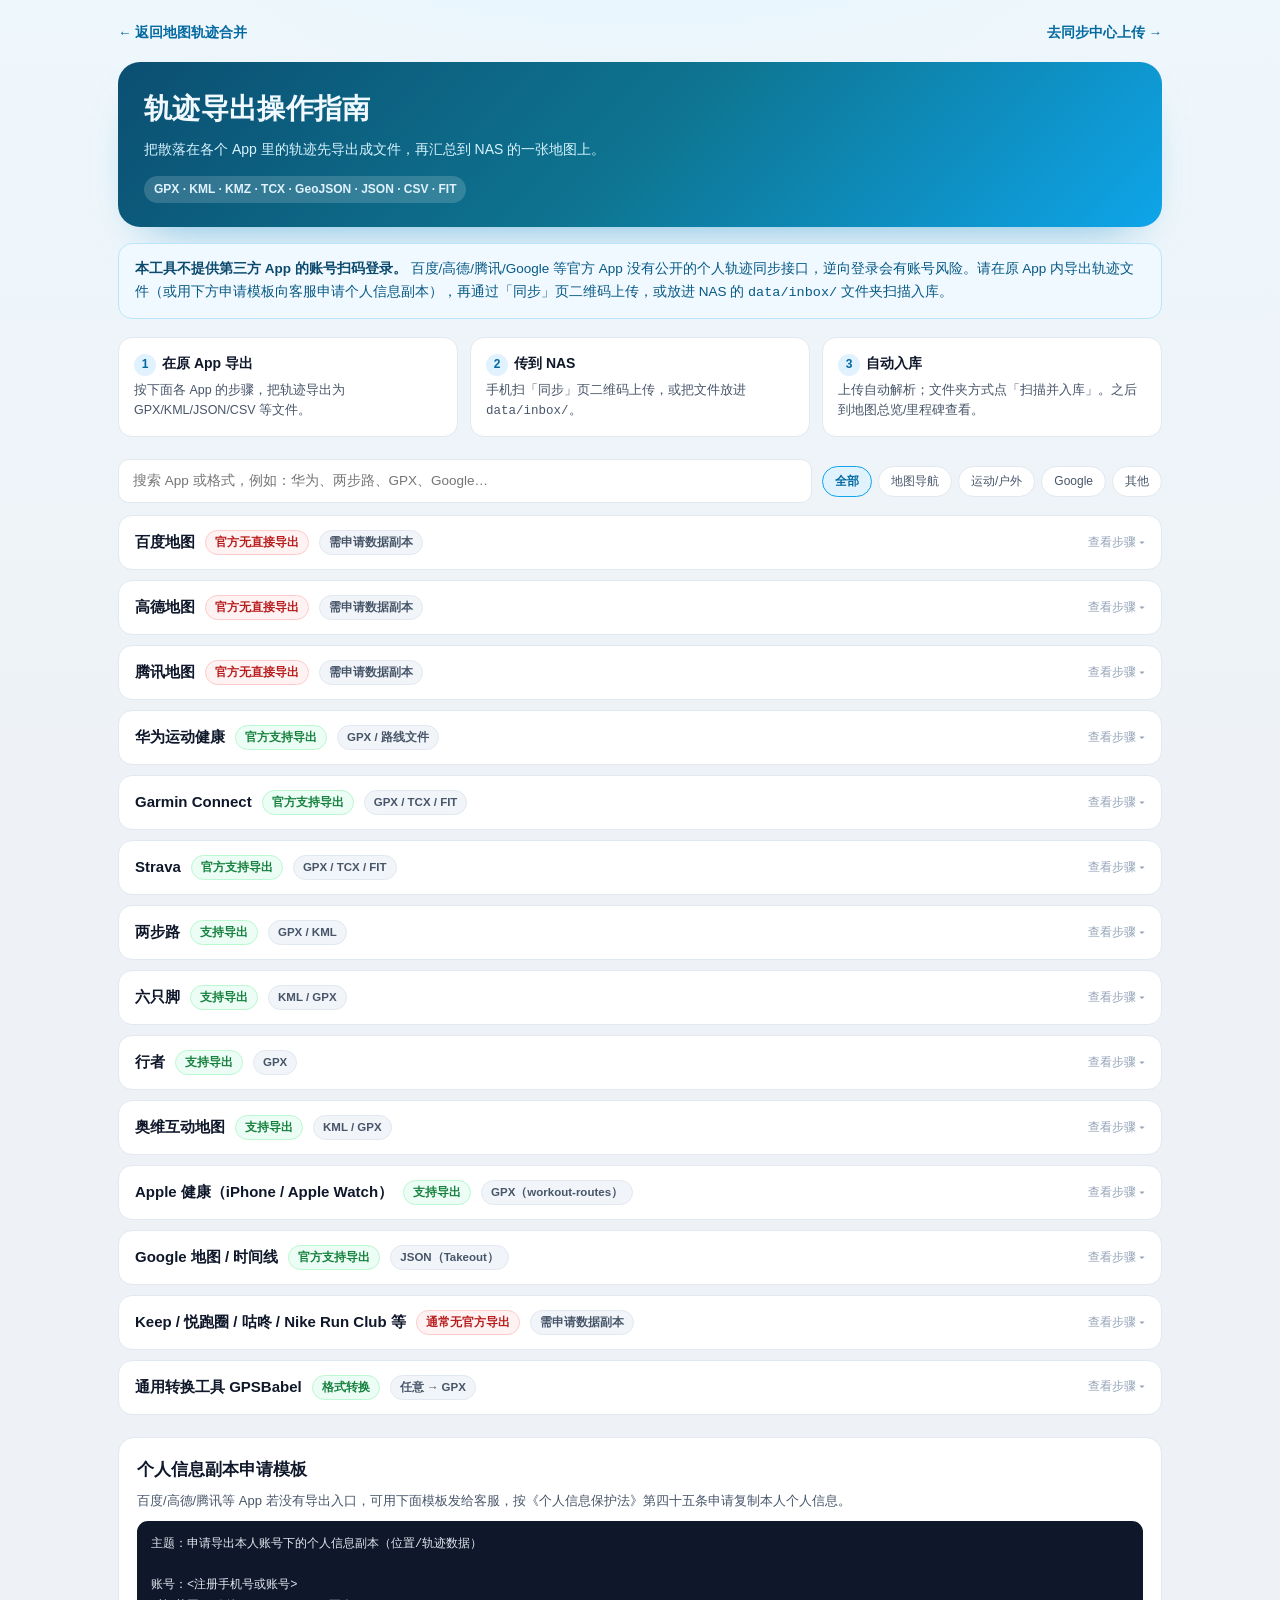
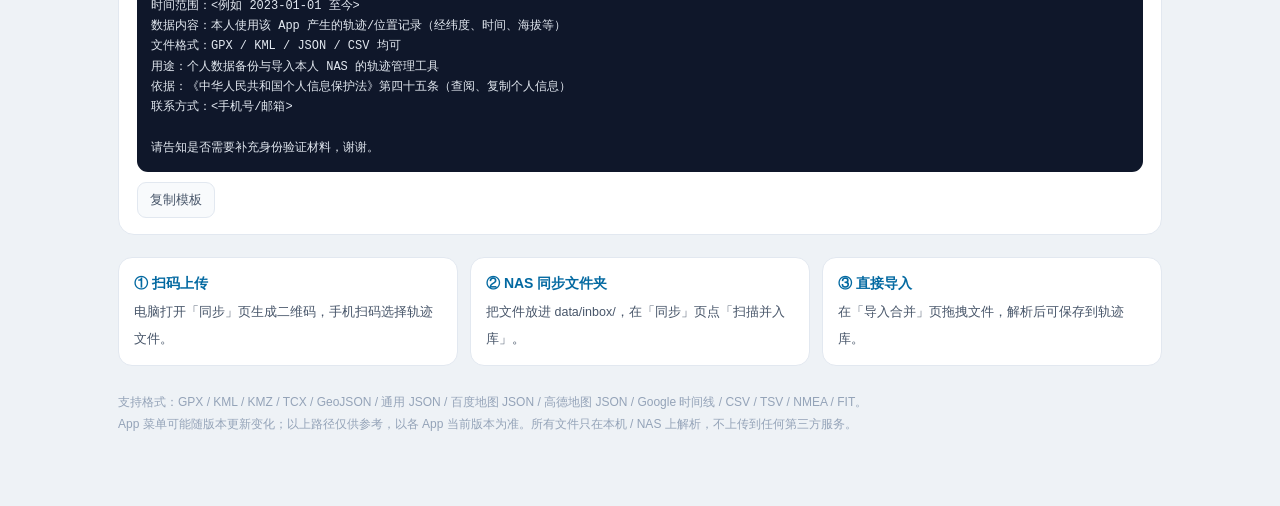
<file: web/guide.html>
<!DOCTYPE html>
<html lang="zh-CN">
<head>
  <meta charset="UTF-8">
  <meta name="viewport" content="width=device-width, initial-scale=1, viewport-fit=cover">
  <meta name="color-scheme" content="light">
  <meta name="theme-color" content="#0ea5e9">
  <title>轨迹导出操作指南 · 地图轨迹合并</title>
  <link rel="icon" href="/static/favicon.svg" type="image/svg+xml">
  <style>
    :root {
      --bg: #eef2f6;
      --card: #fff;
      --text: #0f172a;
      --text-2: #475569;
      --muted: #94a3b8;
      --border: #e2e8f0;
      --accent: #0ea5e9;
      --accent-dark: #0369a1;
      --accent-soft: #e0f2fe;
      --success: #15803d;
      --success-soft: #ecfdf5;
      --warning: #b45309;
      --warning-soft: #fffbeb;
      --danger: #b91c1c;
      --danger-soft: #fef2f2;
      --font: -apple-system, BlinkMacSystemFont, "Segoe UI", "PingFang SC", "Hiragino Sans GB", "Microsoft YaHei", "Noto Sans CJK SC", Roboto, Arial, sans-serif;
      --mono: ui-monospace, SFMono-Regular, Consolas, "Liberation Mono", Menlo, monospace;
    }
    * { box-sizing: border-box; }
    html, body { margin: 0; padding: 0; }
    body {
      background: radial-gradient(1000px 420px at 50% -8%, #dff3ff 0%, rgba(223, 243, 255, 0) 62%), linear-gradient(180deg, #eef7fc, var(--bg) 36%);
      color: var(--text);
      font-family: var(--font);
      line-height: 1.65;
      -webkit-font-smoothing: antialiased;
    }
    .wrap { max-width: 1080px; margin: 0 auto; padding: 22px 18px 60px; }
    .top { display: flex; align-items: center; justify-content: space-between; gap: 12px; margin-bottom: 18px; }
    .back { color: var(--accent-dark); text-decoration: none; font-size: 13.5px; font-weight: 600; }
    .back:hover { text-decoration: underline; }
    .hero {
      padding: 24px 26px;
      border-radius: 22px;
      background: linear-gradient(135deg, #0b4f72, #0e7490 50%, #0ea5e9);
      color: #f0f9ff;
      box-shadow: 0 24px 50px -30px rgba(2, 132, 199, 0.65);
    }
    .hero h1 { margin: 0 0 6px; font-size: 28px; letter-spacing: 0.3px; }
    .hero p { margin: 0; color: #d8f3ff; font-size: 14px; }
    .hero .badge { display: inline-block; margin-top: 14px; padding: 4px 10px; border-radius: 999px; background: rgba(255,255,255,0.16); font-size: 12px; color: #e0f2fe; }
    .notice {
      margin: 16px 0 0;
      padding: 14px 16px;
      border: 1px solid #bae6fd;
      border-radius: 14px;
      background: #f0f9ff;
      color: #075985;
      font-size: 13.5px;
    }
    .notice strong { color: #0c4a6e; }
    .steps { display: grid; grid-template-columns: repeat(3, minmax(0, 1fr)); gap: 12px; margin: 18px 0 6px; }
    .step { background: var(--card); border: 1px solid var(--border); border-radius: 14px; padding: 14px 15px; }
    .step b { display: inline-flex; width: 22px; height: 22px; border-radius: 50%; align-items: center; justify-content: center; margin-right: 6px; background: var(--accent-soft); color: var(--accent-dark); font-size: 12px; }
    .step h3 { margin: 0 0 4px; font-size: 14px; }
    .step p { margin: 0; font-size: 12.5px; color: var(--text-2); }
    .toolbar { display: flex; flex-wrap: wrap; align-items: center; gap: 10px; margin: 22px 0 12px; }
    .search {
      flex: 1 1 260px;
      min-width: 0;
      padding: 10px 14px;
      border: 1px solid var(--border);
      border-radius: 11px;
      background: #fff;
      font: inherit;
      font-size: 13.5px;
      color: var(--text);
      outline: none;
    }
    .search:focus { border-color: var(--accent); box-shadow: 0 0 0 3px rgba(14, 165, 233, 0.14); }
    .chips { display: flex; flex-wrap: wrap; gap: 6px; }
    .chip { border: 1px solid var(--border); background: #fff; color: var(--text-2); border-radius: 999px; padding: 6px 12px; font-size: 12px; cursor: pointer; }
    .chip.is-active { border-color: var(--accent); background: var(--accent-soft); color: var(--accent-dark); font-weight: 600; }
    .grid { display: grid; grid-template-columns: 1fr; gap: 10px; }
    .card { border: 1px solid var(--border); border-radius: 14px; background: var(--card); overflow: hidden; }
    .card summary {
      display: flex; flex-wrap: wrap; align-items: center; gap: 10px;
      padding: 14px 16px; cursor: pointer; list-style: none; user-select: none;
    }
    .card summary::-webkit-details-marker { display: none; }
    .card summary:focus-visible { outline: 2px solid var(--accent); outline-offset: -2px; }
    .app-name { font-size: 15px; font-weight: 700; }
    .badge { padding: 2px 9px; border-radius: 999px; font-size: 11.5px; font-weight: 600; white-space: nowrap; }
    .badge.ok { background: var(--success-soft); color: var(--success); border: 1px solid #bbf7d0; }
    .badge.no { background: var(--danger-soft); color: var(--danger); border: 1px solid #fecaca; }
    .badge.fmt { background: #f1f5f9; color: var(--text-2); border: 1px solid var(--border); }
    .summary-meta { margin-left: auto; color: var(--muted); font-size: 12px; }
    .card[open] summary { background: #f8fbfe; border-bottom: 1px solid var(--border); }
    .body { padding: 14px 16px 16px; }
    .body ol, .body ul { margin: 0 0 10px; padding-left: 20px; color: var(--text-2); font-size: 13.5px; }
    .body li { margin: 4px 0; }
    .body p { margin: 8px 0; font-size: 13px; color: var(--text-2); }
    .body a { color: var(--accent-dark); }
    .note { padding: 9px 11px; border-radius: 9px; background: var(--warning-soft); border: 1px solid #fde68a; color: #92400e; font-size: 12.5px; }
    .no-export { padding: 9px 11px; border-radius: 9px; background: var(--danger-soft); border: 1px solid #fecaca; color: #991b1b; font-size: 12.5px; }
    .template { margin-top: 22px; border: 1px solid var(--border); border-radius: 16px; background: #fff; padding: 18px 18px 16px; }
    .template h2 { margin: 0 0 6px; font-size: 17px; }
    .template p { margin: 0 0 10px; color: var(--text-2); font-size: 13px; }
    .template pre {
      margin: 0; padding: 13px 14px; border-radius: 11px; background: #0f172a; color: #e2e8f0;
      font-family: var(--mono); font-size: 12px; line-height: 1.7; white-space: pre-wrap; word-break: break-word;
    }
    .copy-btn { margin-top: 10px; border: 1px solid var(--border); background: #f8fafc; border-radius: 9px; padding: 7px 12px; font: inherit; font-size: 12.5px; cursor: pointer; color: var(--text-2); }
    .copy-btn:hover { border-color: var(--accent); color: var(--accent-dark); }
    .upload { margin-top: 22px; display: grid; grid-template-columns: repeat(3, minmax(0, 1fr)); gap: 12px; }
    .upload a { display: block; text-decoration: none; color: inherit; border: 1px solid var(--border); border-radius: 14px; background: #fff; padding: 14px 15px; transition: border-color .15s, transform .15s; }
    .upload a:hover { border-color: var(--accent); transform: translateY(-1px); }
    .upload b { display: block; font-size: 14px; color: var(--accent-dark); margin-bottom: 3px; }
    .upload span { font-size: 12.5px; color: var(--text-2); }
    .foot { margin-top: 26px; color: var(--muted); font-size: 12px; line-height: 1.8; }
    .hidden { display: none !important; }
    @media (max-width: 760px) {
      .wrap { padding: 14px 12px 44px; }
      .hero { padding: 18px 16px; border-radius: 16px; }
      .hero h1 { font-size: 22px; }
      .steps, .upload { grid-template-columns: 1fr; }
      .summary-meta { width: 100%; margin-left: 0; }
    }
  </style>
</head>
<body>
<div class="wrap">
  <div class="top">
    <a class="back" href="/">← 返回地图轨迹合并</a>
    <a class="back" href="/#sync">去同步中心上传 →</a>
  </div>

  <header class="hero">
    <h1>轨迹导出操作指南</h1>
    <p>把散落在各个 App 里的轨迹先导出成文件，再汇总到 NAS 的一张地图上。</p>
    <span class="badge">GPX · KML · KMZ · TCX · GeoJSON · JSON · CSV · FIT</span>
  </header>

  <div class="notice">
    <strong>本工具不提供第三方 App 的账号扫码登录。</strong>
    百度/高德/腾讯/Google 等官方 App 没有公开的个人轨迹同步接口，逆向登录会有账号风险。请在原 App 内导出轨迹文件（或用下方申请模板向客服申请个人信息副本），再通过「同步」页二维码上传，或放进 NAS 的 <code>data/inbox/</code> 文件夹扫描入库。
  </div>

  <div class="steps">
    <div class="step"><h3><b>1</b>在原 App 导出</h3><p>按下面各 App 的步骤，把轨迹导出为 GPX/KML/JSON/CSV 等文件。</p></div>
    <div class="step"><h3><b>2</b>传到 NAS</h3><p>手机扫「同步」页二维码上传，或把文件放进 <code>data/inbox/</code>。</p></div>
    <div class="step"><h3><b>3</b>自动入库</h3><p>上传自动解析；文件夹方式点「扫描并入库」。之后到地图总览/里程碑查看。</p></div>
  </div>

  <div class="toolbar">
    <input id="search" class="search" type="search" placeholder="搜索 App 或格式，例如：华为、两步路、GPX、Google…" autocomplete="off">
    <div class="chips" id="chips">
      <button class="chip is-active" type="button" data-cat="all">全部</button>
      <button class="chip" type="button" data-cat="nav">地图导航</button>
      <button class="chip" type="button" data-cat="sport">运动/户外</button>
      <button class="chip" type="button" data-cat="google">Google</button>
      <button class="chip" type="button" data-cat="other">其他</button>
    </div>
  </div>

  <section class="grid" id="cards">
    <details class="card" data-cat="nav" data-keywords="百度 baidu 足迹 轨迹 个人信息副本">
      <summary><span class="app-name">百度地图</span><span class="badge no">官方无直接导出</span><span class="badge fmt">需申请数据副本</span><span class="summary-meta">查看步骤 ▾</span></summary>
      <div class="body">
        <p>截至本指南编写时，百度地图 App 的「足迹/行程」面向普通用户主要是查看和分享，没有稳定的 GPX/KML 轨迹文件导出入口（如果新版本新增入口，以 App 内为准）。</p>
        <ol>
          <li>先在「我的 → 足迹/行程」里找「导出 / 下载 / 分享文件」；多数版本只有生成图片。</li>
          <li>找不到时，通过 App「我的 → 客服/帮助与反馈」提交个人信息副本申请（见页面下方模板）。</li>
          <li>开发者接入百度鹰眼轨迹服务的数据可在开放平台导出 JSON，但那只适用于你自己接入的数据，不是普通用户足迹。</li>
          <li>如果只是想把轨迹汇总，建议今后使用下方支持导出的运动/户外 App 记录。</li>
        </ol>
        <p class="note">百度地图开放平台：<a href="https://lbsyun.baidu.com/" target="_blank" rel="noopener">lbsyun.baidu.com</a>（面向开发者，不是普通用户足迹导出）</p>
      </div>
    </details>

    <details class="card" data-cat="nav" data-keywords="高德 amap 足迹 轨迹 个人信息副本">
      <summary><span class="app-name">高德地图</span><span class="badge no">官方无直接导出</span><span class="badge fmt">需申请数据副本</span><span class="summary-meta">查看步骤 ▾</span></summary>
      <div class="body">
        <p>高德地图 App 的「足迹」通常只能查看/分享图片，没有面向普通用户的轨迹文件导出入口（以当前版本为准）。</p>
        <ol>
          <li>打开「我的 → 足迹」确认是否有导出/下载按钮。</li>
          <li>没有的话，通过「设置 → 帮助与客服」提交个人信息副本申请（账号、时间范围、位置/轨迹数据）。</li>
          <li>高德开放平台的猎鹰轨迹接口面向开发者，不能直接导出个人足迹。</li>
        </ol>
        <p class="note">高德开放平台：<a href="https://lbs.amap.com/" target="_blank" rel="noopener">lbs.amap.com</a></p>
      </div>
    </details>

    <details class="card" data-cat="nav" data-keywords="腾讯地图 足迹 轨迹 个人信息副本">
      <summary><span class="app-name">腾讯地图</span><span class="badge no">官方无直接导出</span><span class="badge fmt">需申请数据副本</span><span class="summary-meta">查看步骤 ▾</span></summary>
      <div class="body">
        <p>腾讯地图的足迹/历史行程通常只能查看，路线分享链接不是轨迹文件，不能直接导入。</p>
        <ol>
          <li>在 App 内查看是否存在「导出/下载」入口。</li>
          <li>没有的话，通过腾讯地图客服或腾讯隐私保护平台提交个人信息副本申请。</li>
          <li>建议今后使用支持 GPX 导出的运动/户外 App 记录。</li>
        </ol>
      </div>
    </details>

    <details class="card" data-cat="sport" data-keywords="华为运动健康 手表 跑步 骑行 步行 gpx">
      <summary><span class="app-name">华为运动健康</span><span class="badge ok">官方支持导出</span><span class="badge fmt">GPX / 路线文件</span><span class="summary-meta">查看步骤 ▾</span></summary>
      <div class="body">
        <ol>
          <li>打开华为运动健康 App → 运动页，点击「累计跑步 / 累计骑行 / 累计步行」。</li>
          <li>选择一条有轨迹的户外运动记录，进入轨迹页面。</li>
          <li>点击右侧「路线」图标 →「导出路线文件」→ 确定 → 选择保存/分享方式。</li>
        </ol>
        <p class="note">仅户外跑步、户外骑行、户外步行支持；HarmonyOS 5 及以上路径略有不同。</p>
        <p><a href="https://consumer.huawei.com/cn/support/content/zh-cn15893332/" target="_blank" rel="noopener">华为官方说明 ↗</a></p>
      </div>
    </details>

    <details class="card" data-cat="sport" data-keywords="garmin 佳明 connect gpx tcx fit">
      <summary><span class="app-name">Garmin Connect</span><span class="badge ok">官方支持导出</span><span class="badge fmt">GPX / TCX / FIT</span><span class="summary-meta">查看步骤 ▾</span></summary>
      <div class="body">
        <ol>
          <li>打开 Garmin Connect 网页或 App → 活动记录。</li>
          <li>进入某条活动 → 右上角「…」→「导出」。</li>
          <li>选择 GPX（轨迹）、TCX（含训练数据）或 FIT（原始文件），本工具三种都支持。</li>
          <li>批量导出可在网页版账户设置里查找「导出数据」。</li>
        </ol>
        <p><a href="https://connect.garmin.com/" target="_blank" rel="noopener">Garmin Connect ↗</a></p>
      </div>
    </details>

    <details class="card" data-cat="sport" data-keywords="strava gpx tcx fit 骑行 跑步">
      <summary><span class="app-name">Strava</span><span class="badge ok">官方支持导出</span><span class="badge fmt">GPX / TCX / FIT</span><span class="summary-meta">查看步骤 ▾</span></summary>
      <div class="body">
        <ol>
          <li>打开 Strava 网页版 → 进入某条活动。</li>
          <li>「更多 / …」→「导出 GPX」或「导出原始文件」。</li>
          <li>也可在活动地址后加 <code>/export_tcx</code> 下载 TCX。</li>
          <li>批量导出：Settings → My Account → Download your account。</li>
        </ol>
        <p class="note">仅 GPS 活动能导出有效 GPX；室内活动可能为空文件。</p>
        <p><a href="https://support.strava.com/hc/en-us/articles/216918437-Exporting-your-Data-and-Bulk-Export" target="_blank" rel="noopener">Strava 官方说明 ↗</a></p>
      </div>
    </details>

    <details class="card" data-cat="sport" data-keywords="两步路 2bulu 户外 徒步 gpx kml">
      <summary><span class="app-name">两步路</span><span class="badge ok">支持导出</span><span class="badge fmt">GPX / KML</span><span class="summary-meta">查看步骤 ▾</span></summary>
      <div class="body">
        <ol>
          <li>打开两步路 App → 我的 → 轨迹。</li>
          <li>选择目标轨迹，进入轨迹详情页，找「分享 / 更多 / 导出」。</li>
          <li>选择导出 GPX 或 KML，保存到手机文件。</li>
        </ol>
        <p class="note">不同版本入口略有差异；若只有分享图片，先在 App 内搜索「导出轨迹」或更新到最新版。</p>
        <p><a href="/#sync" target="_blank" rel="noopener">去同步中心生成「两步路扫码直传」二维码 ↗</a></p>
        <p><a href="https://www.2bulu.com/" target="_blank" rel="noopener">两步路官网 ↗</a></p>
      </div>
    </details>

    <details class="card" data-cat="sport" data-keywords="六只脚 foooooot 户外 徒步 kml gpx">
      <summary><span class="app-name">六只脚</span><span class="badge ok">支持导出</span><span class="badge fmt">KML / GPX</span><span class="summary-meta">查看步骤 ▾</span></summary>
      <div class="body">
        <ol>
          <li>打开六只脚 App → 我的 → 轨迹。</li>
          <li>进入轨迹详情，找「导出 / 下载 / 分享轨迹文件」。</li>
          <li>常见导出格式为 KML 或 GPX，保存到手机后上传。</li>
        </ol>
        <p><a href="http://www.foooooot.com/" target="_blank" rel="noopener">六只脚官网 ↗</a></p>
      </div>
    </details>

    <details class="card" data-cat="sport" data-keywords="行者 骑行 imxingzhe gpx 路书">
      <summary><span class="app-name">行者</span><span class="badge ok">支持导出</span><span class="badge fmt">GPX</span><span class="summary-meta">查看步骤 ▾</span></summary>
      <div class="body">
        <ol>
          <li>打开行者 App → 运动记录或路书详情。</li>
          <li>选择目标记录 → 分享/更多 → 导出 GPX（部分版本在路书页面提供 GPX 下载）。</li>
        </ol>
        <p class="note">路书导出不一定包含你的实际运动时间；运动记录导出才含完整时间轴。</p>
        <p><a href="https://hc.imxingzhe.com/hc/xing/articles/1702280960-gpx-gpx" target="_blank" rel="noopener">行者 GPX 说明 ↗</a></p>
      </div>
    </details>

    <details class="card" data-cat="sport" data-keywords="奥维互动地图 ovital kml 轨迹">
      <summary><span class="app-name">奥维互动地图</span><span class="badge ok">支持导出</span><span class="badge fmt">KML / GPX</span><span class="summary-meta">查看步骤 ▾</span></summary>
      <div class="body">
        <ol>
          <li>打开奥维互动地图 → 收藏/轨迹。</li>
          <li>选择目标轨迹或对象 → 导出 → KML/GPX（不同版本入口不同）。</li>
          <li>若导出坐标是百度/高德偏移坐标，导入时在文件卡片切换对应坐标系。</li>
        </ol>
      </div>
    </details>

    <details class="card" data-cat="sport" data-keywords="apple 健康 iphone watch 路线 gpx workout-routes">
      <summary><span class="app-name">Apple 健康（iPhone / Apple Watch）</span><span class="badge ok">支持导出</span><span class="badge fmt">GPX（workout-routes）</span><span class="summary-meta">查看步骤 ▾</span></summary>
      <div class="body">
        <ol>
          <li>iPhone 打开「健康」App → 右上角头像。</li>
          <li>滑到底部 →「导出所有健康数据」→ 导出。</li>
          <li>解压 <code>export.zip</code>，进入 <code>workout-routes/</code> 文件夹，里面有带 GPS 的运动路线 <code>.gpx</code> 文件。</li>
          <li>上传这些 GPX 即可。</li>
        </ol>
        <p class="note">没有 GPS 路线的运动不会生成 GPX；导出包较大时建议在电脑上解压。</p>
      </div>
    </details>

    <details class="card" data-cat="google" data-keywords="google 时间线 timeline location history takeout json">
      <summary><span class="app-name">Google 地图 / 时间线</span><span class="badge ok">官方支持导出</span><span class="badge fmt">JSON（Takeout）</span><span class="summary-meta">查看步骤 ▾</span></summary>
      <div class="body">
        <ol>
          <li>打开 <a href="https://takeout.google.com/" target="_blank" rel="noopener">takeout.google.com</a> 并登录 Google 账号。</li>
          <li>点「取消全选」，只勾选「位置记录 / Location History」。</li>
          <li>创建导出并下载；包内常见为 <code>Records.json</code> 或 <code>Semantic Location History/年/年_月.json</code>。</li>
          <li>把 JSON 直接上传本工具，会自动识别为「Google 时间线」。</li>
        </ol>
        <p class="note">2024 年起 Google 逐步把时间线迁移到设备端，部分账号的 Takeout 可能不再包含最新时间线；如导出包没有位置记录，以 Google 地图当前帮助为准。</p>
      </div>
    </details>

    <details class="card" data-cat="other" data-keywords="keep 悦跑圈 咕咚 nike 运动 无导出">
      <summary><span class="app-name">Keep / 悦跑圈 / 咕咚 / Nike Run Club 等</span><span class="badge no">通常无官方导出</span><span class="badge fmt">需申请数据副本</span><span class="summary-meta">查看步骤 ▾</span></summary>
      <div class="body">
        <p>这些运动 App 通常没有公开的 GPX/KML 导出入口：</p>
        <ol>
          <li>先找「设置 → 隐私 → 个人信息副本 / 下载我的数据」。</li>
          <li>没有的话，按下方模板联系客服申请。</li>
          <li>今后可改用华为运动健康、Garmin、Strava、两步路、六只脚、行者等支持导出的 App。</li>
        </ol>
      </div>
    </details>

    <details class="card" data-cat="other" data-keywords="gpsbabel 转换 kml csv fit tcx gpx">
      <summary><span class="app-name">通用转换工具 GPSBabel</span><span class="badge ok">格式转换</span><span class="badge fmt">任意 → GPX</span><span class="summary-meta">查看步骤 ▾</span></summary>
      <div class="body">
        <ol>
          <li>如果导出的是 KML/CSV/FIT/TCX，先直接尝试上传，本工具大多能自动识别。</li>
          <li>遇到不支持的格式，可在电脑安装 <a href="https://www.gpsbabel.org/" target="_blank" rel="noopener">GPSBabel</a>，把它转换为 GPX 后再上传。</li>
          <li>截图、录屏、路线分享链接不是轨迹文件，无法还原成完整轨迹。</li>
        </ol>
      </div>
    </details>
  </section>

  <section class="template">
    <h2>个人信息副本申请模板</h2>
    <p>百度/高德/腾讯等 App 若没有导出入口，可用下面模板发给客服，按《个人信息保护法》第四十五条申请复制本人个人信息。</p>
    <pre id="templateText">主题：申请导出本人账号下的个人信息副本（位置/轨迹数据）

账号：&lt;注册手机号或账号&gt;
时间范围：&lt;例如 2023-01-01 至今&gt;
数据内容：本人使用该 App 产生的轨迹/位置记录（经纬度、时间、海拔等）
文件格式：GPX / KML / JSON / CSV 均可
用途：个人数据备份与导入本人 NAS 的轨迹管理工具
依据：《中华人民共和国个人信息保护法》第四十五条（查阅、复制个人信息）
联系方式：&lt;手机号/邮箱&gt;

请告知是否需要补充身份验证材料，谢谢。</pre>
    <button class="copy-btn" type="button" id="copyTemplate">复制模板</button>
  </section>

  <section class="upload">
    <a href="/#sync"><b>① 扫码上传</b><span>电脑打开「同步」页生成二维码，手机扫码选择轨迹文件。</span></a>
    <a href="/#sync"><b>② NAS 同步文件夹</b><span>把文件放进 data/inbox/，在「同步」页点「扫描并入库」。</span></a>
    <a href="/#import"><b>③ 直接导入</b><span>在「导入合并」页拖拽文件，解析后可保存到轨迹库。</span></a>
  </section>

  <p class="foot">
    支持格式：GPX / KML / KMZ / TCX / GeoJSON / 通用 JSON / 百度地图 JSON / 高德地图 JSON / Google 时间线 / CSV / TSV / NMEA / FIT。<br>
    App 菜单可能随版本更新变化；以上路径仅供参考，以各 App 当前版本为准。所有文件只在本机 / NAS 上解析，不上传到任何第三方服务。
  </p>
</div>

<script>
  (function () {
    var search = document.getElementById('search');
    var cards = Array.prototype.slice.call(document.querySelectorAll('#cards .card'));
    var chips = Array.prototype.slice.call(document.querySelectorAll('#chips .chip'));
    var activeCat = 'all';

    function applyFilter() {
      var q = (search.value || '').trim().toLowerCase();
      cards.forEach(function (card) {
        var catOk = activeCat === 'all' || card.dataset.cat === activeCat;
        var textOk = !q || (card.dataset.keywords + ' ' + card.textContent).toLowerCase().indexOf(q) >= 0;
        card.classList.toggle('hidden', !(catOk && textOk));
        if (!catOk || !textOk) card.open = false;
      });
    }

    search.addEventListener('input', applyFilter);
    chips.forEach(function (chip) {
      chip.addEventListener('click', function () {
        activeCat = chip.dataset.cat;
        chips.forEach(function (c) { c.classList.toggle('is-active', c === chip); });
        applyFilter();
      });
    });

    var copyBtn = document.getElementById('copyTemplate');
    var template = document.getElementById('templateText');
    copyBtn.addEventListener('click', function () {
      var text = template.textContent;
      function done() {
        copyBtn.textContent = '已复制';
        window.setTimeout(function () { copyBtn.textContent = '复制模板'; }, 1800);
      }
      if (navigator.clipboard && navigator.clipboard.writeText) {
        navigator.clipboard.writeText(text).then(done, function () { fallback(); });
      } else {
        fallback();
      }
      function fallback() {
        var area = document.createElement('textarea');
        area.value = text;
        document.body.appendChild(area);
        area.select();
        try { document.execCommand('copy'); done(); } catch (e) { copyBtn.textContent = '请手动选择复制'; }
        document.body.removeChild(area);
      }
    });
  })();
</script>
</body>
</html>
</file>
